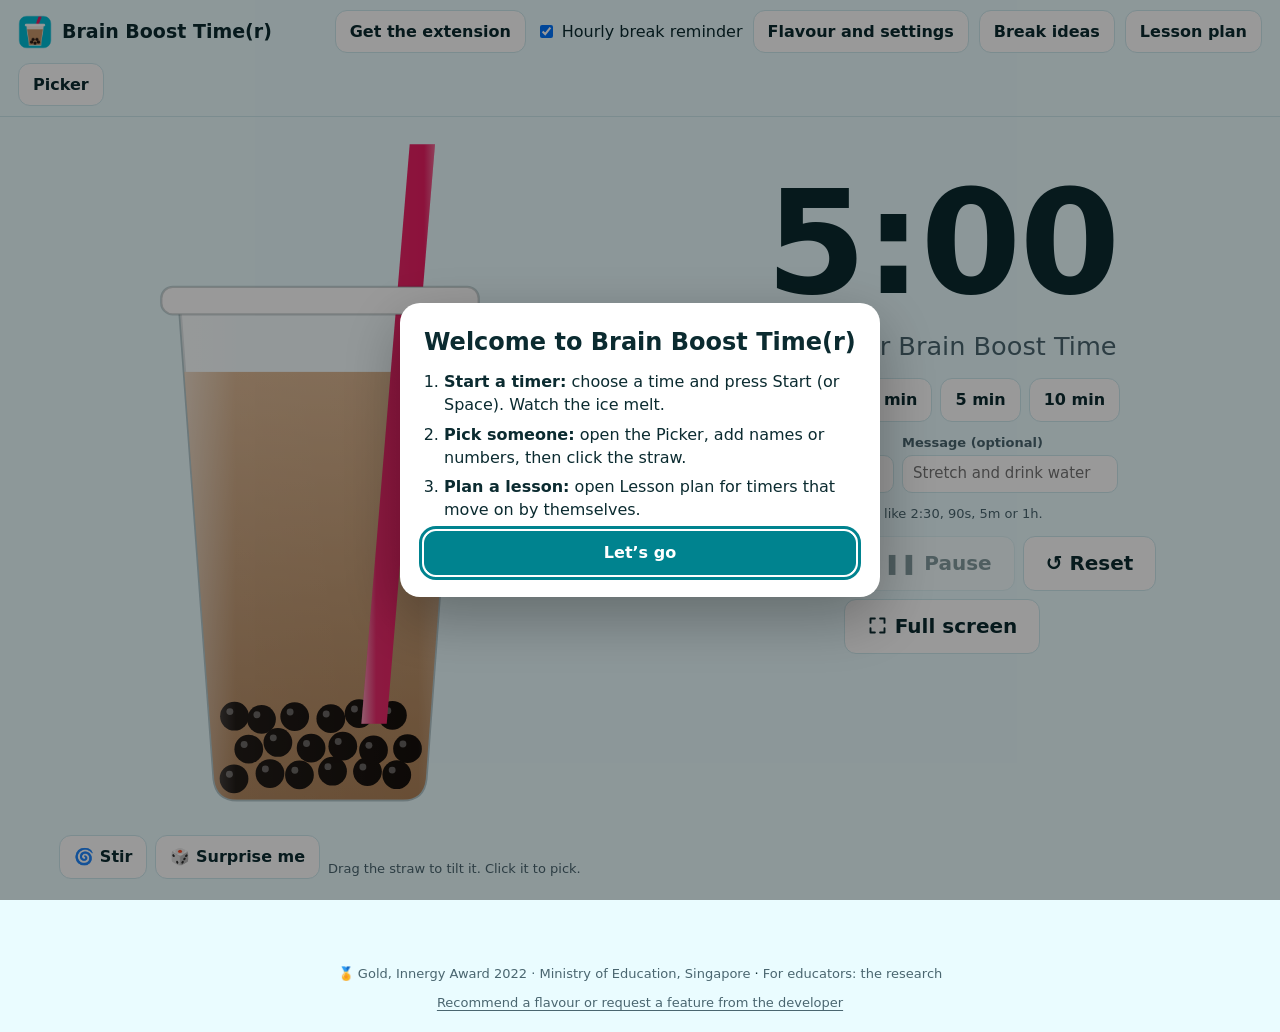
<file: index.html>
<!doctype html>
<html lang="en">
<head>
<meta charset="utf-8"><meta name="viewport" content="width=device-width, initial-scale=1">
<title>Brain Boost Time(r): bubble tea class timer and picker</title>
<meta name="description" content="A melting bubble tea class timer, a name and number picker, and break reminders. Free, private, works offline."><link rel="icon" href="favicon.svg" type="image/svg+xml"><link rel="icon" href="favicon.ico" sizes="48x48"><link rel="apple-touch-icon" href="apple-touch-icon.png"><link rel="manifest" href="site.webmanifest"><meta name="theme-color" content="#00bcd4"><meta name="apple-mobile-web-app-title" content="BBT"><meta property="og:title" content="Brain Boost Time(r)"><meta property="og:image" content="web-icons/icon-512.png">
<link rel="stylesheet" href="extension/bbt.css">
<style>.omni{margin:8px 0 0;font-size:12.5px;line-height:1.5;color:inherit;opacity:.92}.omni b{font-weight:700}.omni kbd{font:600 11.5px ui-monospace,SFMono-Regular,Menlo,monospace;border:1px solid rgba(127,127,127,.45);border-bottom-width:2px;border-radius:5px;padding:0 5px;background:rgba(127,127,127,.12);white-space:nowrap}</style></head>
<body>
<header>
  <img src="extension/icons/icon48.png" alt="" width="34" height="34"><h1>Brain Boost Time(r)</h1>
  <span class="sp"></span>
  <a class="btn" href="https://chromewebstore.google.com/search/Brain%20Boost%20Timer" target="_blank" rel="noopener">Get the extension</a>
  <label class="sw"><input type="checkbox" id="remind"> Hourly break reminders</label>
  <button class="btn" id="setBtn" aria-expanded="false" aria-controls="settings">Flavour and settings</button>
  <button class="btn" id="ideasBtn" aria-expanded="false" aria-controls="ideas">Break ideas</button>
  <button class="btn" id="planBtn" aria-expanded="false" aria-controls="plans">Lesson plan</button>
  <button class="btn" id="namesBtn" aria-expanded="false" aria-controls="names">Picker</button>
</header>
<div class="settings" id="settings" hidden>
  <label>Flavour <select id="flavour"></select></label>
  <label>Boba <select id="boba"><option value="black">Black</option><option value="brown">Dark brown</option><option value="grey">Grey</option><option value="match">Match the flavour (popping boba)</option></select></label>
  <label class="sw"><input type="checkbox" id="sound" checked> Sound</label>
<label class="sw"><input type="checkbox" id="remindSound" checked> Chime for break reminders</label>
  <label class="sw"><input type="checkbox" id="motion" checked> Animation</label>
  <label>Chime <select id="chime"><option value="chime">Chime</option><option value="bell">Bell</option><option value="soft">Soft</option></select></label>
  <span class="hint" id="weekCount"></span>
  <label class="sw"><input type="checkbox" id="remember" checked> Remember my timers</label>
  <label class="sw"><input type="checkbox" id="rememberMsg" checked> …and their messages</label>
  <span class="hint">Kept only on this device. On a shared computer, consider not remembering messages.</span>
  <span class="hint ext-only">Click the toolbar icon for the menu. It’s in colour when break reminders are on, grey when off, and shows the time left on a running timer. Alt+Shift+B opens this screen.</span>
  <label class="ext-only">Open as <select id="openAs"><option value="window">Its own window</option><option value="tab">A tab</option></select></label>
  <button class="btn web-only" id="notify" hidden>Allow notifications</button>
  <span class="hint ext-only">Tip: type <kbd>bbt</kbd>, a space and <kbd>5m</kbd> in the address bar to start a timer from anywhere.</span>
</div>
<main>
  <section class="stage" aria-label="Bubble tea">
    <div class="tea-wrap">
      <svg id="tea" viewBox="0 0 400 600" role="group" aria-label="A bubble tea. The straw picks a name">
        <defs>
          <linearGradient id="liq" x1="0" y1="0" x2="0" y2="1"><stop id="s1" offset="0"/><stop id="s2" offset="1"/></linearGradient>
          <clipPath id="cupClip"><path d="M78 150 L322 150 L292 560 Q290 578 272 578 L128 578 Q110 578 108 560 Z"/></clipPath>
          <linearGradient id="glass" x1="0" x2="1"><stop offset="0" stop-color="#fff" stop-opacity=".55"/><stop offset=".2" stop-color="#fff" stop-opacity=".05"/><stop offset=".85" stop-color="#fff" stop-opacity="0"/><stop offset="1" stop-color="#fff" stop-opacity=".35"/></linearGradient>
        </defs>
        <path d="M78 150 L322 150 L292 560 Q290 578 272 578 L128 578 Q110 578 108 560 Z" class="cup"/>
        <g clip-path="url(#cupClip)">
          <rect id="liquid" x="0" y="200" width="400" height="420" fill="url(#liq)"/>
          <g id="bobas"></g><g id="ice"></g>
        </g>
        <g id="strawG" role="button" tabindex="0" aria-label="The straw: pick a name">
          <polygon id="straw" points="236,512 258,512 300,8 278,8"/>
          <polygon points="236,512 258,512 300,8 278,8" fill="url(#glass)" pointer-events="none"/>
        </g>
        <path d="M78 150 L322 150 L292 560 Q290 578 272 578 L128 578 Q110 578 108 560 Z" fill="url(#glass)" pointer-events="none"/>
        <rect x="62" y="132" width="276" height="24" rx="10" class="rim"/>
        <g id="flying"></g>
      </svg>
      <div class="bubble" id="bubble" hidden aria-hidden="true" title="Click to hide"></div>
    </div>
    <div class="row"><button class="btn" id="stir" title="Stir the drink (S)">🌀 Stir</button><button class="btn" id="surprise" title="A random flavour and boba (R)">🎲 Surprise me</button><span class="hint">Drag the straw to tilt it. Click it to pick.</span></div>
  </section>
  <section class="timer" aria-label="Timer">
    <div class="time" id="time" aria-live="off">5:00</div>
    <div class="msg" id="msg">Ready for Brain Boost Time</div>
    <div class="ideacard" id="ideaCard" hidden aria-live="polite"></div>
    <p class="stepline" id="stepLine" hidden><span id="stepText"></span> <button class="btn sm" id="stepSkip" title="Go to the next step now">Next step ▸</button></p>
    <div class="row recent" id="recent" aria-label="Your timers"></div>
    <div class="row presets"><button class="btn" data-s="60">1 min</button><button class="btn" data-s="180">3 min</button><button class="btn" data-s="300">5 min</button><button class="btn" data-s="600">10 min</button></div>
    <div class="row"><label class="fld">Custom time <input id="custom" placeholder="2:30 or 90s" size="9" aria-describedby="customHint"></label><label class="fld grow">Message (optional) <input id="message" placeholder="Stretch and drink water"></label></div>
    <p class="hint" id="customHint">Times like 2:30, 90s, 5m or 1h.</p>
    <p class="omni ext-only" style="text-align:center"><b>From any tab:</b> type <kbd>bbt</kbd> in the address bar, a space, then <kbd>5m Stretch</kbd> and press Enter. Also <kbd>bbt pick</kbd>, <kbd>bbt off</kbd>.</p>
    <div class="row big"><button class="btn pri" id="start">▶ Start</button><button class="btn" id="pause" disabled>❚❚ Pause</button><button class="btn" id="reset">↺ Reset</button><button class="btn" id="fsBtn" title="Full screen with giant numbers, for projectors (F)"><svg class="ic" viewBox="0 0 24 24" fill="none" stroke="currentColor" stroke-width="2.2" stroke-linecap="round" stroke-linejoin="round" aria-hidden="true"><path d="M4 9V4h5M20 9V4h-5M4 15v5h5M20 15v5h-5"/></svg>Full screen</button></div>
    <p class="landed" id="landed" hidden aria-hidden="true"></p>
    <p class="giant-hint" aria-hidden="true">Space: start or pause · F or Esc: leave full screen</p>
    <p class="sr" id="live" aria-live="polite"></p>
  </section>
  <aside class="names ideas" id="ideas" hidden aria-label="Break ideas">
    <div class="ph"><h2>Break ideas</h2><button class="btn x" data-close="ideas" aria-label="Close break ideas" title="Close (Esc)">✕</button></div>
    <div class="chips" id="ideaKinds" role="group" aria-label="Kind of break"></div>
    <div class="row"><button class="btn pri" id="ideaSurprise">🎲 Surprise me with a break</button></div>
    <ul class="idealist" id="ideaList"></ul>
    <details><summary>Add your own break idea</summary>
      <label class="fld">Name <input id="ideaName" maxlength="40" placeholder="e.g. Times-table relay"></label>
      <div class="row"><label class="fld">Kind <select id="ideaKind"></select></label><label class="fld">Minutes <input id="ideaMin" type="number" min="1" max="30" value="3" style="width:5em"></label></div>
      <label class="fld">Steps, one per line <textarea id="ideaSteps" rows="3" placeholder="Stand behind your chair&#10;…"></textarea></label>
      <button class="btn" id="ideaAdd">Add idea</button></details>
    <details class="why"><summary>Why breaks help, and what the evidence says</summary>
      <p>Classroom movement improves <b>time on task</b>: a meta-analysis found classroom physical activity increased on-task and reduced off-task behaviour (Watson et al., 2017). Short active breaks that <b>include lesson content</b> are a recognised form of this.</p>
      <p>Length and effort matter: behaviour improved after <b>longer moderate breaks (over 10 minutes)</b> or <b>shorter, more intense ones (about 5 minutes)</b> (Daly-Smith et al., 2018).</p>
      <p>Short rest breaks of 10 minutes or less give small boosts to <b>energy</b> and reduce <b>fatigue</b>; longer breaks help performance more (Albulescu et al., 2022).</p>
      <p>Be cautious about bigger claims: there is not yet consistent evidence that breaks raise test scores. And ideas such as Brain Gym and “learning styles” are neuromyths, so they aren’t included here (Dekker et al., 2012).</p>
      <p class="hint">Watson, A. et al. (2017) International Journal of Behavioral Nutrition and Physical Activity, 14, 114. Daly-Smith, A. et al. (2018) BMJ Open Sport &amp; Exercise Medicine, 4, e000341. Albulescu, P. et al. (2022) PLOS ONE, 17(8), e0272460. Dekker, S. et al. (2012) Frontiers in Psychology, 3, 429.</p><p><a href="for-educators.html" id="eduLink" target="_blank" rel="noopener">For educators: more on the research →</a></p></details>
  </aside>
  <aside class="names plans" id="plans" hidden aria-label="Lesson plan">
    <div class="ph"><h2>Lesson plan</h2><button class="btn x" data-close="plans" aria-label="Close the lesson plan" title="Close (Esc)">✕</button></div>
    <p class="hint">A run of timers that moves on by itself, with a chime and what’s next: such as Do now, Group work, Pack up.</p>
    <label class="fld">Plan name <input id="planName" maxlength="40" placeholder="Science lesson"></label>
    <ol class="steps" id="steps" aria-label="Steps"></ol>
    <div class="row"><button class="btn" id="addStep">+ Add a step</button><span class="hint" id="planTotal"></span></div>
    <div class="row"><button class="btn pri" id="planStart">▶ Start the plan</button><button class="btn" id="planSave">Save</button></div>
    <div class="row"><label class="fld grow">My plans <select id="planSaved"><option value="">Choose a saved plan…</option></select></label><button class="btn x" id="planDel" aria-label="Delete the chosen plan" title="Delete">🗑</button></div>
    <details class="share"><summary>Share and find plans</summary>
      <div class="row wrap"><button class="btn" id="planLink">Copy a link</button><button class="btn" id="planExport">Download</button><button class="btn" id="planImportBtn">Open a plan file</button><input type="file" id="planImport" accept=".json,application/json" hidden></div>
      <label class="fld">Paste a plan link <input id="planPaste" placeholder="https://…#plan=…"></label>
      <div class="row wrap"><button class="btn" id="planSubmit">Share with other teachers</button><button class="btn" id="planBrowse">Browse shared plans</button></div>
      <p class="hint">Sharing sends only the plan’s name, step names and times. Shared plans are checked before they appear in the library. Sharing uses a free GitHub account; without one, use “Recommend a flavour or request a feature” at the foot of the page.</p>
      <div id="gallery"></div>
    </details>
    <p class="hint" id="planMsg" role="status"></p>
  </aside>
  <aside class="names" id="names" hidden aria-label="Picker">
    <div class="ph"><h2>Picker</h2><button class="btn x" data-close="names" aria-label="Close the picker" title="Close (Esc)">✕</button></div>
    <div class="seg" role="group" aria-label="Pick from"><button class="btn" id="mNames" aria-pressed="true">Names</button><button class="btn" id="mNums" aria-pressed="false">Numbers</button></div>
    <div id="namesBox">
      <p class="hint">Paste names: one per line, or separated by commas, spaces or tabs.</p>
      <textarea id="list" rows="8" spellcheck="false" placeholder="Aisyah&#10;Ben&#10;Chen Wei&#10;Devi" aria-label="Names to pick from"></textarea>
      <div class="row"><label class="fld">Separated by <select id="sep"><option value="auto">Detect for me</option><option value="lines">New lines</option><option value="commas">Commas</option><option value="spaces">Spaces</option></select></label><label class="sw"><input type="checkbox" id="hideList"> Hide the list</label></div>
      <p class="hint" id="hiddenNote" hidden>The list is hidden, so the class can’t see it.</p>
    </div>
    <div id="numsBox" hidden><p class="hint">For register or ID numbers: pick a number in a range.</p><div class="row"><label class="fld">From <input id="numFrom" type="number" value="1" min="0" step="1"></label><label class="fld">To <input id="numTo" type="number" value="30" min="1" step="1"></label></div></div>
    <p class="count" id="count" aria-live="polite">0 to pick from</p>
    <label class="sw"><input type="checkbox" id="noRepeat" checked> Don’t pick the same one twice</label>
    <div class="row"><button class="btn pri" id="pick">🧋 Pick</button><button class="btn" id="resetPicks">↺ Put all back</button></div>
    <p class="hint">Or click the straw.</p>
    <details><summary>Picked so far (<span id="pickedN">0</span>)</summary><ol id="picked"></ol><button class="btn" id="clearList">Clear the name list</button></details>
  </aside>
</main>
<div class="welcome" id="welcome" hidden role="dialog" aria-modal="true" aria-labelledby="wT"><div>
  <h2 id="wT">Welcome to Brain Boost Time(r)</h2>
  <ol><li><b>Start a timer:</b> choose a time and press Start (or Space). Watch the ice melt.</li><li><b>Pick someone:</b> open the Picker, add names or numbers, then click the straw.</li><li><b>Plan a lesson:</b> open Lesson plan for timers that move on by themselves.</li></ol>
  <p class="hint ext-only">The toolbar icon shows the time left, and its menu has everything else.</p>
  <button class="btn pri" id="wOk">Let’s go</button></div></div>
<footer class="foot"><p class="award"><a href="media/innergy-award-2022-gold.png" target="_blank" rel="noopener">🏅 Gold, Innergy Award 2022 · Ministry of Education, Singapore</a> · <a href="for-educators.html">For educators: the research</a></p><button class="linkish" id="suggest" type="button">Recommend a flavour or request a feature from the developer</button></footer>
<dialog class="sugg" id="suggestDlg" aria-labelledby="suggT">
  <form method="dialog" id="suggForm">
    <h2 id="suggT">Recommend a flavour or request a feature</h2>
    <p class="hint">Your message goes to the developer, Suhaimi, by email. Nothing is sent until you send it yourself.</p>
    <fieldset class="seg2"><legend class="hint">It’s about</legend>
      <label><input type="radio" name="kind" value="flavour" checked> A new flavour</label><label><input type="radio" name="kind" value="feature"> A feature</label><label><input type="radio" name="kind" value="problem"> Something not working</label></fieldset>
    <label class="fld">Your message<textarea id="suggText" rows="5" placeholder="For a flavour, its name and colours help, such as “Ube: purple and cream”."></textarea></label>
    <div class="row wrap"><button class="btn pri" type="button" data-send="gmail">Open in Gmail</button><button class="btn" type="button" data-send="outlook">Open in Outlook</button><button class="btn" type="button" data-send="app">My email app</button><button class="btn" type="button" data-send="copy">Copy message</button></div>
    <p class="hint" id="suggStatus" aria-live="polite"></p>
    <div class="row"><button class="btn" value="close">Close</button></div>
  </form>
</dialog>
<div class="done" id="done" hidden role="alertdialog" aria-labelledby="doneT"><div><h2 id="doneT">Time’s up!</h2><p id="doneMsg"></p><button class="btn pri" id="doneOk">OK</button></div></div>
<script src="extension/bbt.js"></script>
<script src="extension/more.js"></script>
</body>
</html>
</file>
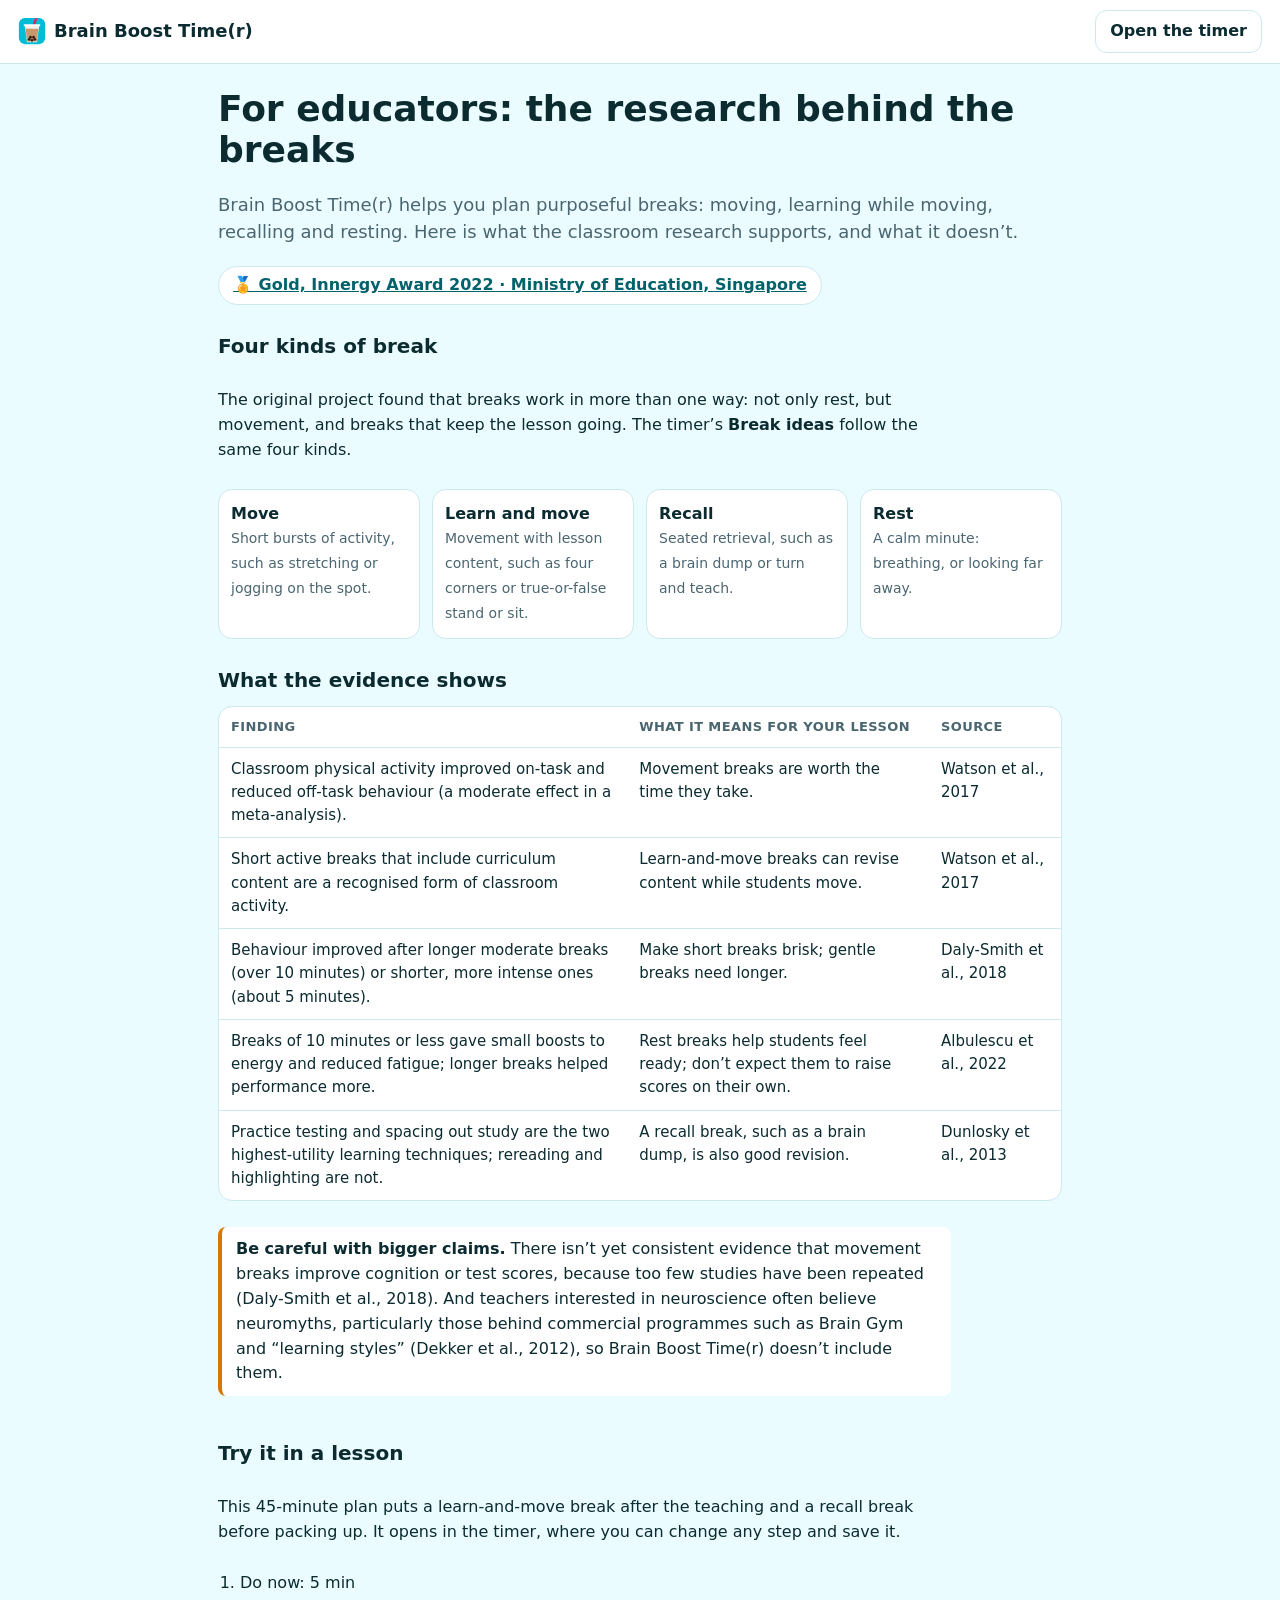
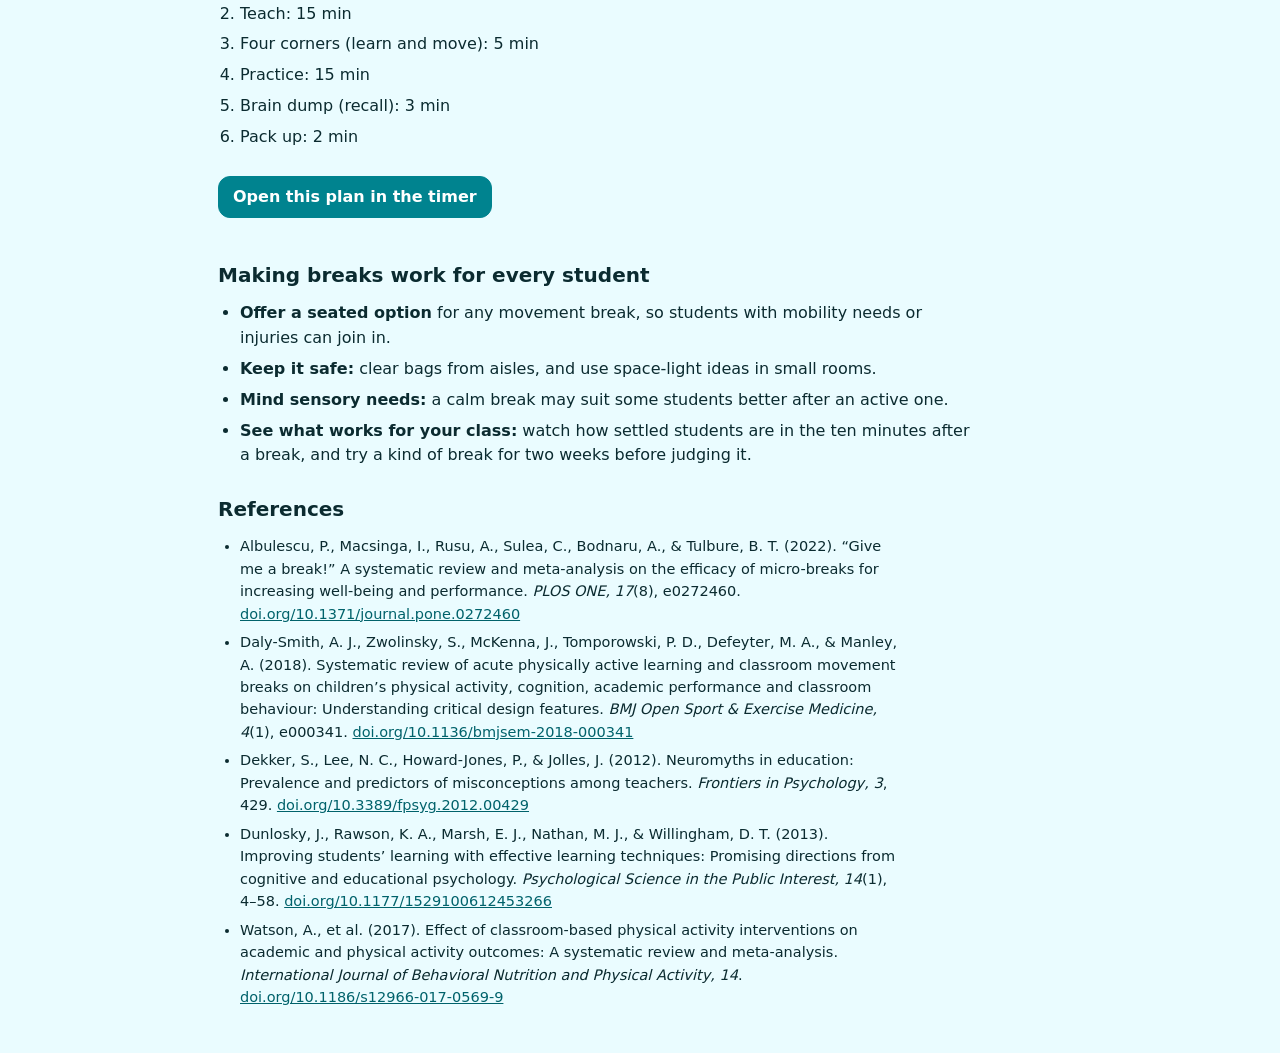
<file: for-educators.html>
<!doctype html>
<html lang="en"><head><meta charset="utf-8"><meta name="viewport" content="width=device-width, initial-scale=1">
<title>For educators: the research · Brain Boost Time(r)</title>
<meta name="description" content="The classroom research behind Brain Boost Time(r): movement breaks, learn-and-move breaks, recall and rest, with what the evidence does and doesn’t show.">
<link rel="icon" href="favicon.svg" type="image/svg+xml"><link rel="icon" href="favicon.ico" sizes="48x48"><link rel="apple-touch-icon" href="apple-touch-icon.png"><link rel="manifest" href="site.webmanifest">
<style>
:root{--bg:#eafcff;--card:#fff;--ink:#0b2b30;--muted:#4a6670;--line:#cde9ee;--acc:#00838f;--acc-ink:#fff;--link:#00626b;color-scheme:light}
@media (prefers-color-scheme:dark){:root{--bg:#0d1b1f;--card:#14272c;--ink:#e6f6f8;--muted:#a3c2c8;--line:#24424a;--acc:#4dd0e1;--acc-ink:#002024;--link:#4dd0e1;color-scheme:dark}}
*{box-sizing:border-box}body{margin:0;background:var(--bg);color:var(--ink);font:16px/1.55 system-ui,-apple-system,"Segoe UI",Roboto,sans-serif}
header{display:flex;align-items:center;gap:10px;padding:10px 18px;border-bottom:1px solid var(--line);background:var(--card);flex-wrap:wrap}header a.brand{display:flex;gap:8px;align-items:center;color:inherit;text-decoration:none;font-weight:800;font-size:18px}.sp{flex:1}
.btn{font:inherit;font-weight:700;border:1px solid var(--line);background:var(--card);color:var(--ink);border-radius:12px;padding:8px 14px;text-decoration:none;display:inline-block}.btn.pri{background:var(--acc);border-color:var(--acc);color:var(--acc-ink)}
main{max-width:880px;margin:0 auto;padding:24px 18px 44px;display:grid;gap:20px}h1{font-size:clamp(26px,4.5vw,36px);line-height:1.15;margin:0}h2{font-size:20px;margin:6px 0 0}.lede{font-size:18px;color:var(--muted);margin:0}
section{display:grid;gap:10px}p,li{max-width:72ch}ul,ol{margin:0;padding-left:22px;display:grid;gap:6px}.award{display:inline-flex;gap:8px;align-items:center;font-weight:700;background:var(--card);border:1px solid var(--line);border-radius:999px;padding:6px 14px;width:fit-content;max-width:100%}
.kinds{display:grid;grid-template-columns:repeat(4,minmax(0,1fr));gap:12px}@media (max-width:760px){.kinds{grid-template-columns:1fr 1fr}}@media (max-width:440px){.kinds{grid-template-columns:1fr}}
.kinds div{border:1px solid var(--line);border-radius:14px;padding:12px;background:var(--card)}.kinds b{display:block}.kinds span{font-size:14px;color:var(--muted)}
.tbl{overflow-x:auto;border:1px solid var(--line);border-radius:14px;background:var(--card)}table{border-collapse:collapse;width:100%;min-width:560px;font-size:15px}th,td{text-align:left;vertical-align:top;padding:10px 12px;border-bottom:1px solid var(--line)}th{font-size:13px;color:var(--muted);text-transform:uppercase;letter-spacing:.03em}tr:last-child td{border-bottom:0}
.caution{border-left:4px solid #d97706;padding:10px 14px;background:var(--card);border-radius:8px}.refs li{font-size:14.5px}.refs a,main a:not(.btn){color:var(--link);word-break:break-word}
:focus-visible{outline:3px solid var(--acc);outline-offset:2px}@media (max-width:460px){header{flex-wrap:nowrap;padding:8px 12px}header a.brand{font-size:16px;min-width:0}header .btn{padding:6px 10px;font-size:14px;white-space:nowrap}}
</style></head>
<body>
<header><a class="brand" href="./"><img src="favicon.svg" alt="" width="28" height="28">Brain Boost Time(r)</a><span class="sp"></span><a class="btn" href="./">Open the timer</a></header>
<main>
  <h1>For educators: the research behind the breaks</h1>
  <p class="lede">Brain Boost Time(r) helps you plan purposeful breaks: moving, learning while moving, recalling and resting. Here is what the classroom research supports, and what it doesn’t.</p>
  <a class="award" href="media/innergy-award-2022-gold.png" target="_blank" rel="noopener">🏅 Gold, Innergy Award 2022 · Ministry of Education, Singapore</a>

  <section aria-labelledby="kinds"><h2 id="kinds">Four kinds of break</h2>
    <p>The original project found that breaks work in more than one way: not only rest, but movement, and breaks that keep the lesson going. The timer’s <b>Break ideas</b> follow the same four kinds.</p>
    <div class="kinds"><div><b>Move</b><span>Short bursts of activity, such as stretching or jogging on the spot.</span></div><div><b>Learn and move</b><span>Movement with lesson content, such as four corners or true-or-false stand or sit.</span></div><div><b>Recall</b><span>Seated retrieval, such as a brain dump or turn and teach.</span></div><div><b>Rest</b><span>A calm minute: breathing, or looking far away.</span></div></div>
  </section>

  <section aria-labelledby="evidence"><h2 id="evidence">What the evidence shows</h2>
    <div class="tbl" tabindex="0" role="region" aria-label="What the evidence shows (scrolls sideways on small screens)"><table><thead><tr><th>Finding</th><th>What it means for your lesson</th><th>Source</th></tr></thead><tbody>
      <tr><td>Classroom physical activity improved on-task and reduced off-task behaviour (a moderate effect in a meta-analysis).</td><td>Movement breaks are worth the time they take.</td><td>Watson et al., 2017</td></tr>
      <tr><td>Short active breaks that include curriculum content are a recognised form of classroom activity.</td><td>Learn-and-move breaks can revise content while students move.</td><td>Watson et al., 2017</td></tr>
      <tr><td>Behaviour improved after longer moderate breaks (over 10 minutes) or shorter, more intense ones (about 5 minutes).</td><td>Make short breaks brisk; gentle breaks need longer.</td><td>Daly-Smith et al., 2018</td></tr>
      <tr><td>Breaks of 10 minutes or less gave small boosts to energy and reduced fatigue; longer breaks helped performance more.</td><td>Rest breaks help students feel ready; don’t expect them to raise scores on their own.</td><td>Albulescu et al., 2022</td></tr>
      <tr><td>Practice testing and spacing out study are the two highest-utility learning techniques; rereading and highlighting are not.</td><td>A recall break, such as a brain dump, is also good revision.</td><td>Dunlosky et al., 2013</td></tr>
    </tbody></table></div>
    <p class="caution"><b>Be careful with bigger claims.</b> There isn’t yet consistent evidence that movement breaks improve cognition or test scores, because too few studies have been repeated (Daly-Smith et al., 2018). And teachers interested in neuroscience often believe neuromyths, particularly those behind commercial programmes such as Brain Gym and “learning styles” (Dekker et al., 2012), so Brain Boost Time(r) doesn’t include them.</p>
  </section>

  <section aria-labelledby="try"><h2 id="try">Try it in a lesson</h2>
    <p>This 45-minute plan puts a learn-and-move break after the teaching and a recall break before packing up. It opens in the timer, where you can change any step and save it.</p>
    <ol><li>Do now: 5 min</li><li>Teach: 15 min</li><li>Four corners (learn and move): 5 min</li><li>Practice: 15 min</li><li>Brain dump (recall): 3 min</li><li>Pack up: 2 min</li></ol>
    <p><a class="btn pri" href="./#plan=[base64]">Open this plan in the timer</a></p>
  </section>

  <section aria-labelledby="well"><h2 id="well">Making breaks work for every student</h2>
    <ul>
      <li><b>Offer a seated option</b> for any movement break, so students with mobility needs or injuries can join in.</li>
      <li><b>Keep it safe:</b> clear bags from aisles, and use space-light ideas in small rooms.</li>
      <li><b>Mind sensory needs:</b> a calm break may suit some students better after an active one.</li>
      <li><b>See what works for your class:</b> watch how settled students are in the ten minutes after a break, and try a kind of break for two weeks before judging it.</li>
    </ul>
  </section>

  <section aria-labelledby="refs"><h2 id="refs">References</h2>
    <ul class="refs">
      <li>Albulescu, P., Macsinga, I., Rusu, A., Sulea, C., Bodnaru, A., &amp; Tulbure, B. T. (2022). “Give me a break!” A systematic review and meta-analysis on the efficacy of micro-breaks for increasing well-being and performance. <i>PLOS ONE, 17</i>(8), e0272460. <a href="https://doi.org/10.1371/journal.pone.0272460">doi.org/10.1371/journal.pone.0272460</a></li>
      <li>Daly-Smith, A. J., Zwolinsky, S., McKenna, J., Tomporowski, P. D., Defeyter, M. A., &amp; Manley, A. (2018). Systematic review of acute physically active learning and classroom movement breaks on children’s physical activity, cognition, academic performance and classroom behaviour: Understanding critical design features. <i>BMJ Open Sport &amp; Exercise Medicine, 4</i>(1), e000341. <a href="https://doi.org/10.1136/bmjsem-2018-000341">doi.org/10.1136/bmjsem-2018-000341</a></li>
      <li>Dekker, S., Lee, N. C., Howard-Jones, P., &amp; Jolles, J. (2012). Neuromyths in education: Prevalence and predictors of misconceptions among teachers. <i>Frontiers in Psychology, 3</i>, 429. <a href="https://doi.org/10.3389/fpsyg.2012.00429">doi.org/10.3389/fpsyg.2012.00429</a></li>
      <li>Dunlosky, J., Rawson, K. A., Marsh, E. J., Nathan, M. J., &amp; Willingham, D. T. (2013). Improving students’ learning with effective learning techniques: Promising directions from cognitive and educational psychology. <i>Psychological Science in the Public Interest, 14</i>(1), 4–58. <a href="https://doi.org/10.1177/1529100612453266">doi.org/10.1177/1529100612453266</a></li>
      <li>Watson, A., et al. (2017). Effect of classroom-based physical activity interventions on academic and physical activity outcomes: A systematic review and meta-analysis. <i>International Journal of Behavioral Nutrition and Physical Activity, 14</i>. <a href="https://doi.org/10.1186/s12966-017-0569-9">doi.org/10.1186/s12966-017-0569-9</a></li>
    </ul>
  </section>
</main>
</body></html>
</file>
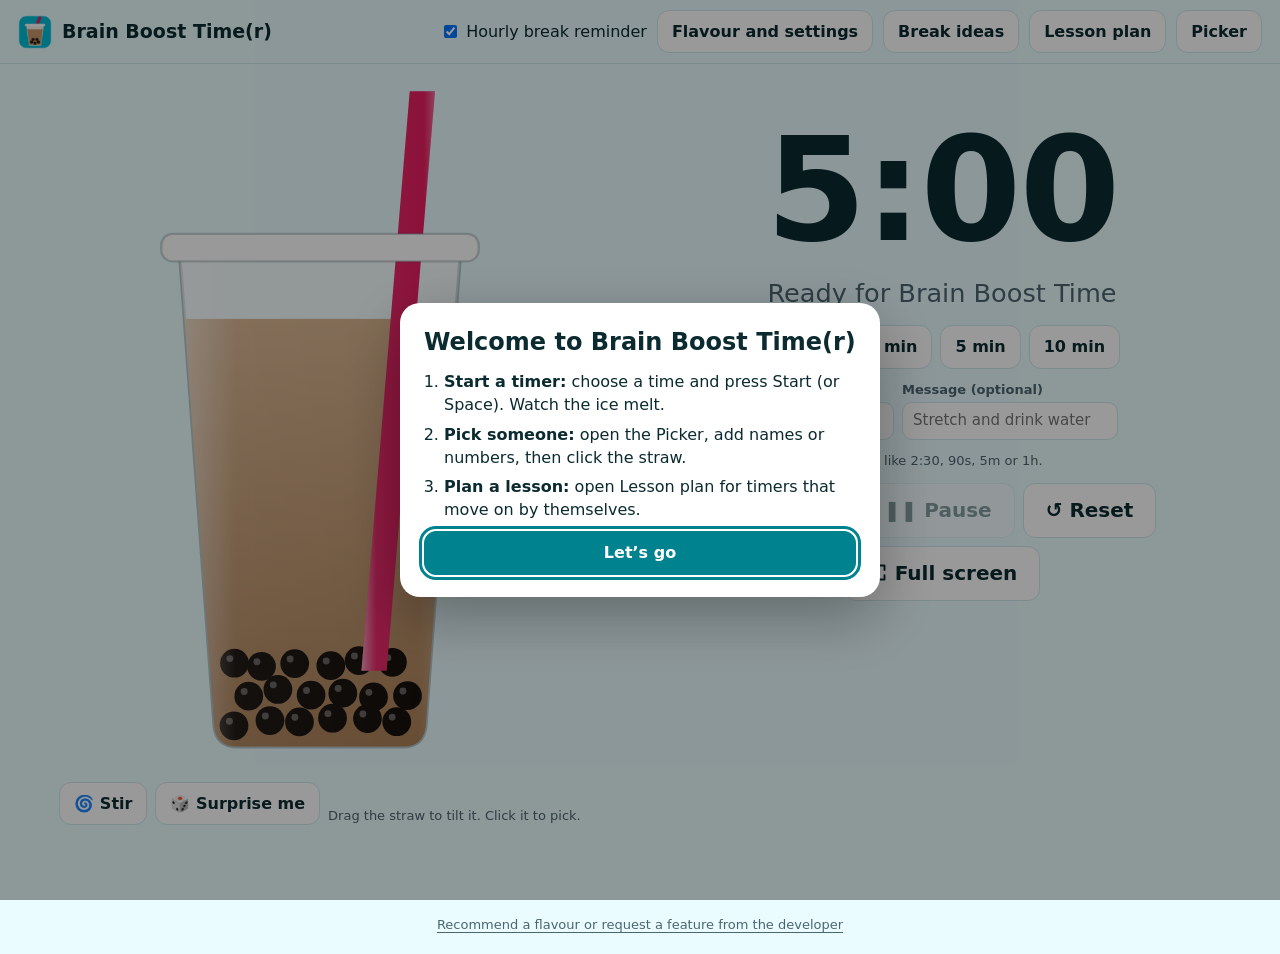
<file: extension/bbt.html>
<!doctype html>
<html lang="en">
<head>
<meta charset="utf-8"><meta name="viewport" content="width=device-width, initial-scale=1">
<title>Brain Boost Time(r)</title><link rel="icon" href="icons/logo.svg" type="image/svg+xml"><link rel="icon" href="icons/icon32.png" type="image/png" sizes="32x32"><link rel="stylesheet" href="bbt.css">
<style>.omni{margin:8px 0 0;font-size:12.5px;line-height:1.5;color:inherit;opacity:.92}.omni b{font-weight:700}.omni kbd{font:600 11.5px ui-monospace,SFMono-Regular,Menlo,monospace;border:1px solid rgba(127,127,127,.45);border-bottom-width:2px;border-radius:5px;padding:0 5px;background:rgba(127,127,127,.12);white-space:nowrap}</style></head>
<body>
<header>
  <img src="icons/icon48.png" alt="" width="34" height="34"><h1>Brain Boost Time(r)</h1>
  <span class="sp"></span>
  <label class="sw"><input type="checkbox" id="remind"> Hourly break reminders</label>
  <button class="btn" id="setBtn" aria-expanded="false" aria-controls="settings">Flavour and settings</button>
  <button class="btn" id="ideasBtn" aria-expanded="false" aria-controls="ideas">Break ideas</button>
  <button class="btn" id="planBtn" aria-expanded="false" aria-controls="plans">Lesson plan</button>
  <button class="btn" id="namesBtn" aria-expanded="false" aria-controls="names">Picker</button>
</header>
<div class="settings" id="settings" hidden>
  <label>Flavour <select id="flavour"></select></label>
  <label>Boba <select id="boba"><option value="black">Black</option><option value="brown">Dark brown</option><option value="grey">Grey</option><option value="match">Match the flavour (popping boba)</option></select></label>
  <label class="sw"><input type="checkbox" id="sound" checked> Sound</label>
<label class="sw"><input type="checkbox" id="remindSound" checked> Chime for break reminders</label>
  <label class="sw"><input type="checkbox" id="motion" checked> Animation</label>
  <label>Chime <select id="chime"><option value="chime">Chime</option><option value="bell">Bell</option><option value="soft">Soft</option></select></label>
  <span class="hint" id="weekCount"></span>
  <label class="sw"><input type="checkbox" id="remember" checked> Remember my timers</label>
  <label class="sw"><input type="checkbox" id="rememberMsg" checked> …and their messages</label>
  <span class="hint">Kept only on this device. On a shared computer, consider not remembering messages.</span>
  <span class="hint ext-only">Click the toolbar icon for the menu. It’s in colour when break reminders are on, grey when off, and shows the time left on a running timer. Alt+Shift+B opens this screen.</span>
  <label class="ext-only">Open as <select id="openAs"><option value="window">Its own window</option><option value="tab">A tab</option></select></label>
  <button class="btn web-only" id="notify" hidden>Allow notifications</button>
  <span class="hint ext-only">Tip: type <kbd>bbt</kbd>, a space and <kbd>5m</kbd> in the address bar to start a timer from anywhere.</span>
</div>
<main>
  <section class="stage" aria-label="Bubble tea">
    <div class="tea-wrap">
      <svg id="tea" viewBox="0 0 400 600" role="group" aria-label="A bubble tea. The straw picks a name">
        <defs>
          <linearGradient id="liq" x1="0" y1="0" x2="0" y2="1"><stop id="s1" offset="0"/><stop id="s2" offset="1"/></linearGradient>
          <clipPath id="cupClip"><path d="M78 150 L322 150 L292 560 Q290 578 272 578 L128 578 Q110 578 108 560 Z"/></clipPath>
          <linearGradient id="glass" x1="0" x2="1"><stop offset="0" stop-color="#fff" stop-opacity=".55"/><stop offset=".2" stop-color="#fff" stop-opacity=".05"/><stop offset=".85" stop-color="#fff" stop-opacity="0"/><stop offset="1" stop-color="#fff" stop-opacity=".35"/></linearGradient>
        </defs>
        <path d="M78 150 L322 150 L292 560 Q290 578 272 578 L128 578 Q110 578 108 560 Z" class="cup"/>
        <g clip-path="url(#cupClip)">
          <rect id="liquid" x="0" y="200" width="400" height="420" fill="url(#liq)"/>
          <g id="bobas"></g><g id="ice"></g>
        </g>
        <g id="strawG" role="button" tabindex="0" aria-label="The straw: pick a name">
          <polygon id="straw" points="236,512 258,512 300,8 278,8"/>
          <polygon points="236,512 258,512 300,8 278,8" fill="url(#glass)" pointer-events="none"/>
        </g>
        <path d="M78 150 L322 150 L292 560 Q290 578 272 578 L128 578 Q110 578 108 560 Z" fill="url(#glass)" pointer-events="none"/>
        <rect x="62" y="132" width="276" height="24" rx="10" class="rim"/>
        <g id="flying"></g>
      </svg>
      <div class="bubble" id="bubble" hidden aria-hidden="true" title="Click to hide"></div>
    </div>
    <div class="row"><button class="btn" id="stir" title="Stir the drink (S)">🌀 Stir</button><button class="btn" id="surprise" title="A random flavour and boba (R)">🎲 Surprise me</button><span class="hint">Drag the straw to tilt it. Click it to pick.</span></div>
  </section>
  <section class="timer" aria-label="Timer">
    <div class="time" id="time" aria-live="off">5:00</div>
    <div class="msg" id="msg">Ready for Brain Boost Time</div>
    <div class="ideacard" id="ideaCard" hidden aria-live="polite"></div>
    <p class="stepline" id="stepLine" hidden><span id="stepText"></span> <button class="btn sm" id="stepSkip" title="Go to the next step now">Next step ▸</button></p>
    <div class="row recent" id="recent" aria-label="Your timers"></div>
    <div class="row presets"><button class="btn" data-s="60">1 min</button><button class="btn" data-s="180">3 min</button><button class="btn" data-s="300">5 min</button><button class="btn" data-s="600">10 min</button></div>
    <div class="row"><label class="fld">Custom time <input id="custom" placeholder="2:30 or 90s" size="9" aria-describedby="customHint"></label><label class="fld grow">Message (optional) <input id="message" placeholder="Stretch and drink water"></label></div>
    <p class="hint" id="customHint">Times like 2:30, 90s, 5m or 1h.</p>
    <p class="omni ext-only" style="text-align:center"><b>From any tab:</b> type <kbd>bbt</kbd> in the address bar, a space, then <kbd>5m Stretch</kbd> and press Enter. Also <kbd>bbt pick</kbd>, <kbd>bbt off</kbd>.</p>
    <div class="row big"><button class="btn pri" id="start">▶ Start</button><button class="btn" id="pause" disabled>❚❚ Pause</button><button class="btn" id="reset">↺ Reset</button><button class="btn" id="fsBtn" title="Full screen with giant numbers, for projectors (F)"><svg class="ic" viewBox="0 0 24 24" fill="none" stroke="currentColor" stroke-width="2.2" stroke-linecap="round" stroke-linejoin="round" aria-hidden="true"><path d="M4 9V4h5M20 9V4h-5M4 15v5h5M20 15v5h-5"/></svg>Full screen</button></div>
    <p class="landed" id="landed" hidden aria-hidden="true"></p>
    <p class="giant-hint" aria-hidden="true">Space: start or pause · F or Esc: leave full screen</p>
    <p class="sr" id="live" aria-live="polite"></p>
  </section>
  <aside class="names ideas" id="ideas" hidden aria-label="Break ideas">
    <div class="ph"><h2>Break ideas</h2><button class="btn x" data-close="ideas" aria-label="Close break ideas" title="Close (Esc)">✕</button></div>
    <div class="chips" id="ideaKinds" role="group" aria-label="Kind of break"></div>
    <div class="row"><button class="btn pri" id="ideaSurprise">🎲 Surprise me with a break</button></div>
    <ul class="idealist" id="ideaList"></ul>
    <details><summary>Add your own break idea</summary>
      <label class="fld">Name <input id="ideaName" maxlength="40" placeholder="e.g. Times-table relay"></label>
      <div class="row"><label class="fld">Kind <select id="ideaKind"></select></label><label class="fld">Minutes <input id="ideaMin" type="number" min="1" max="30" value="3" style="width:5em"></label></div>
      <label class="fld">Steps, one per line <textarea id="ideaSteps" rows="3" placeholder="Stand behind your chair&#10;…"></textarea></label>
      <button class="btn" id="ideaAdd">Add idea</button></details>
    <details class="why"><summary>Why breaks help, and what the evidence says</summary>
      <p>Classroom movement improves <b>time on task</b>: a meta-analysis found classroom physical activity increased on-task and reduced off-task behaviour (Watson et al., 2017). Short active breaks that <b>include lesson content</b> are a recognised form of this.</p>
      <p>Length and effort matter: behaviour improved after <b>longer moderate breaks (over 10 minutes)</b> or <b>shorter, more intense ones (about 5 minutes)</b> (Daly-Smith et al., 2018).</p>
      <p>Short rest breaks of 10 minutes or less give small boosts to <b>energy</b> and reduce <b>fatigue</b>; longer breaks help performance more (Albulescu et al., 2022).</p>
      <p>Be cautious about bigger claims: there is not yet consistent evidence that breaks raise test scores. And ideas such as Brain Gym and “learning styles” are neuromyths, so they aren’t included here (Dekker et al., 2012).</p>
      <p class="hint">Watson, A. et al. (2017) International Journal of Behavioral Nutrition and Physical Activity, 14, 114. Daly-Smith, A. et al. (2018) BMJ Open Sport &amp; Exercise Medicine, 4, e000341. Albulescu, P. et al. (2022) PLOS ONE, 17(8), e0272460. Dekker, S. et al. (2012) Frontiers in Psychology, 3, 429.</p><p><a href="for-educators.html" id="eduLink" target="_blank" rel="noopener">For educators: more on the research →</a></p></details>
  </aside>
  <aside class="names plans" id="plans" hidden aria-label="Lesson plan">
    <div class="ph"><h2>Lesson plan</h2><button class="btn x" data-close="plans" aria-label="Close the lesson plan" title="Close (Esc)">✕</button></div>
    <p class="hint">A run of timers that moves on by itself, with a chime and what’s next: such as Do now, Group work, Pack up.</p>
    <label class="fld">Plan name <input id="planName" maxlength="40" placeholder="Science lesson"></label>
    <ol class="steps" id="steps" aria-label="Steps"></ol>
    <div class="row"><button class="btn" id="addStep">+ Add a step</button><span class="hint" id="planTotal"></span></div>
    <div class="row"><button class="btn pri" id="planStart">▶ Start the plan</button><button class="btn" id="planSave">Save</button></div>
    <div class="row"><label class="fld grow">My plans <select id="planSaved"><option value="">Choose a saved plan…</option></select></label><button class="btn x" id="planDel" aria-label="Delete the chosen plan" title="Delete">🗑</button></div>
    <details class="share"><summary>Share and find plans</summary>
      <div class="row wrap"><button class="btn" id="planLink">Copy a link</button><button class="btn" id="planExport">Download</button><button class="btn" id="planImportBtn">Open a plan file</button><input type="file" id="planImport" accept=".json,application/json" hidden></div>
      <label class="fld">Paste a plan link <input id="planPaste" placeholder="https://…#plan=…"></label>
      <div class="row wrap"><button class="btn" id="planSubmit">Share with other teachers</button><button class="btn" id="planBrowse">Browse shared plans</button></div>
      <p class="hint">Sharing sends only the plan’s name, step names and times. Shared plans are checked before they appear in the library. Sharing uses a free GitHub account; without one, use “Recommend a flavour or request a feature” at the foot of the page.</p>
      <div id="gallery"></div>
    </details>
    <p class="hint" id="planMsg" role="status"></p>
  </aside>
  <aside class="names" id="names" hidden aria-label="Picker">
    <div class="ph"><h2>Picker</h2><button class="btn x" data-close="names" aria-label="Close the picker" title="Close (Esc)">✕</button></div>
    <div class="seg" role="group" aria-label="Pick from"><button class="btn" id="mNames" aria-pressed="true">Names</button><button class="btn" id="mNums" aria-pressed="false">Numbers</button></div>
    <div id="namesBox">
      <p class="hint">Paste names: one per line, or separated by commas, spaces or tabs.</p>
      <textarea id="list" rows="8" spellcheck="false" placeholder="Aisyah&#10;Ben&#10;Chen Wei&#10;Devi" aria-label="Names to pick from"></textarea>
      <div class="row"><label class="fld">Separated by <select id="sep"><option value="auto">Detect for me</option><option value="lines">New lines</option><option value="commas">Commas</option><option value="spaces">Spaces</option></select></label><label class="sw"><input type="checkbox" id="hideList"> Hide the list</label></div>
      <p class="hint" id="hiddenNote" hidden>The list is hidden, so the class can’t see it.</p>
    </div>
    <div id="numsBox" hidden><p class="hint">For register or ID numbers: pick a number in a range.</p><div class="row"><label class="fld">From <input id="numFrom" type="number" value="1" min="0" step="1"></label><label class="fld">To <input id="numTo" type="number" value="30" min="1" step="1"></label></div></div>
    <p class="count" id="count" aria-live="polite">0 to pick from</p>
    <label class="sw"><input type="checkbox" id="noRepeat" checked> Don’t pick the same one twice</label>
    <div class="row"><button class="btn pri" id="pick">🧋 Pick</button><button class="btn" id="resetPicks">↺ Put all back</button></div>
    <p class="hint">Or click the straw.</p>
    <details><summary>Picked so far (<span id="pickedN">0</span>)</summary><ol id="picked"></ol><button class="btn" id="clearList">Clear the name list</button></details>
  </aside>
</main>
<div class="welcome" id="welcome" hidden role="dialog" aria-modal="true" aria-labelledby="wT"><div>
  <h2 id="wT">Welcome to Brain Boost Time(r)</h2>
  <ol><li><b>Start a timer:</b> choose a time and press Start (or Space). Watch the ice melt.</li><li><b>Pick someone:</b> open the Picker, add names or numbers, then click the straw.</li><li><b>Plan a lesson:</b> open Lesson plan for timers that move on by themselves.</li></ol>
  <p class="hint ext-only">The toolbar icon shows the time left, and its menu has everything else.</p>
  <button class="btn pri" id="wOk">Let’s go</button></div></div>
<footer class="foot"><button class="linkish" id="suggest" type="button">Recommend a flavour or request a feature from the developer</button></footer>
<dialog class="sugg" id="suggestDlg" aria-labelledby="suggT">
  <form method="dialog" id="suggForm">
    <h2 id="suggT">Recommend a flavour or request a feature</h2>
    <p class="hint">Your message goes to the developer, Suhaimi, by email. Nothing is sent until you send it yourself.</p>
    <fieldset class="seg2"><legend class="hint">It’s about</legend>
      <label><input type="radio" name="kind" value="flavour" checked> A new flavour</label><label><input type="radio" name="kind" value="feature"> A feature</label><label><input type="radio" name="kind" value="problem"> Something not working</label></fieldset>
    <label class="fld">Your message<textarea id="suggText" rows="5" placeholder="For a flavour, its name and colours help, such as “Ube: purple and cream”."></textarea></label>
    <div class="row wrap"><button class="btn pri" type="button" data-send="gmail">Open in Gmail</button><button class="btn" type="button" data-send="outlook">Open in Outlook</button><button class="btn" type="button" data-send="app">My email app</button><button class="btn" type="button" data-send="copy">Copy message</button></div>
    <p class="hint" id="suggStatus" aria-live="polite"></p>
    <div class="row"><button class="btn" value="close">Close</button></div>
  </form>
</dialog>
<div class="done" id="done" hidden role="alertdialog" aria-labelledby="doneT"><div><h2 id="doneT">Time’s up!</h2><p id="doneMsg"></p><button class="btn pri" id="doneOk">OK</button></div></div>
<script src="bbt.js"></script>
<script src="more.js"></script>
</body>
</html>
</file>
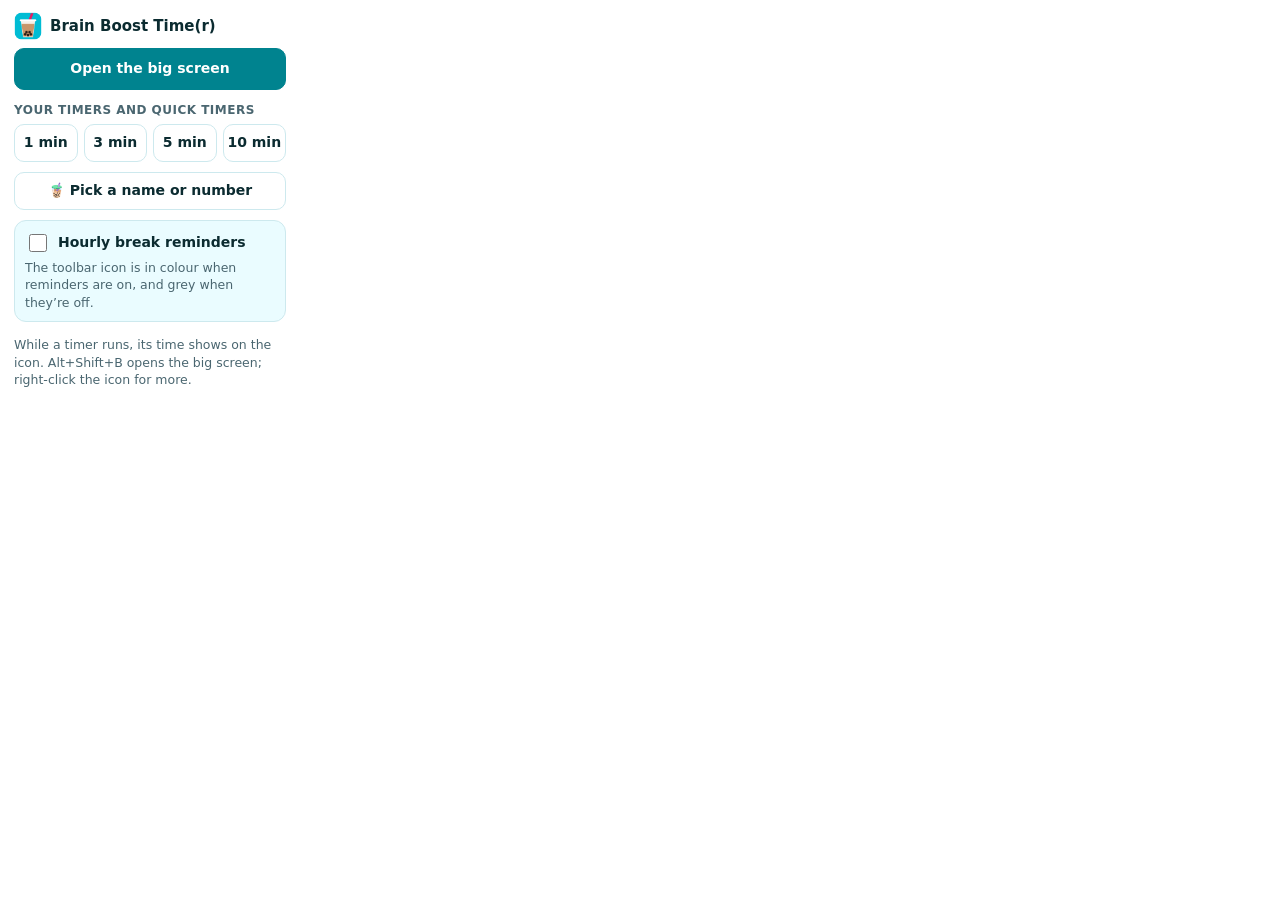
<file: extension/menu.html>
<!doctype html>
<html lang="en">
<head><meta charset="utf-8"><title>Brain Boost Time(r)</title>
<style>
:root{--bg:#fff;--ink:#0b2b30;--muted:#4a6670;--line:#cde9ee;--soft:#eafcff;--acc:#00838f;--acc-ink:#fff;color-scheme:light}
@media (prefers-color-scheme:dark){:root{--bg:#14272c;--ink:#e6f6f8;--muted:#a3c2c8;--line:#24424a;--soft:#0d1b1f;--acc:#4dd0e1;--acc-ink:#002024;color-scheme:dark}}
*{box-sizing:border-box}body{margin:0;width:300px;background:var(--bg);color:var(--ink);font:14px/1.4 system-ui,-apple-system,"Segoe UI",sans-serif}
header{display:flex;align-items:center;gap:8px;padding:12px 14px 8px}header img{width:28px;height:28px}header b{font-size:15px}
main{display:grid;gap:10px;padding:0 14px 14px}.btn{font:inherit;font-weight:650;border:1px solid var(--line);background:var(--bg);color:inherit;border-radius:10px;padding:8px 10px;cursor:pointer}.btn:hover{border-color:var(--acc)}
.pri{background:var(--acc);border-color:var(--acc);color:var(--acc-ink);padding:10px}.row{display:grid;grid-template-columns:repeat(4,1fr);gap:6px}.row .btn{padding:8px 2px;white-space:nowrap}#mine{grid-template-columns:1fr 1fr}#mine:empty{display:none}#mine .btn{white-space:nowrap;overflow:hidden;text-overflow:ellipsis;padding:8px 6px}
.card{border:1px solid var(--line);border-radius:12px;padding:10px;background:var(--soft)}.sw{display:flex;align-items:center;gap:8px;font-weight:650;cursor:pointer}.sw input{width:18px;height:18px}
.hint{margin:4px 0 0;color:var(--muted);font-size:12.5px}label.fld{display:grid;gap:4px;font-size:12.5px;color:var(--muted);font-weight:650}select{font:inherit;font-size:13px;color:var(--ink);background:var(--bg);border:1px solid var(--line);border-radius:8px;padding:6px}
:focus-visible{outline:3px solid var(--acc);outline-offset:2px}.running{display:grid;gap:8px}.running[hidden]{display:none}#rtStep[hidden],#rtNext[hidden]{display:none}#rtStep{margin:0}.rt{display:flex;align-items:baseline;gap:8px}.rt b{font-size:26px;font-variant-numeric:tabular-nums}.row3{display:grid;grid-template-columns:1fr 1fr;gap:6px}h2{font-size:12px;text-transform:uppercase;letter-spacing:.04em;color:var(--muted);margin:2px 0 -4px}
</style></head>
<body>
<header><img src="icons/icon48.png" alt="" id="logo"><b>Brain Boost Time(r)</b></header>
<main>
  <div class="card running" id="running" hidden><div class="rt"><b id="rtTime">0:00</b><span id="rtMsg" class="hint"></span></div>
    <p class="hint" id="rtStep" hidden></p><div class="row3"><button class="btn" id="rtPause">❚❚ Pause</button><button class="btn" id="rtStop">■ Stop</button></div><button class="btn" id="rtNext" hidden>Next step ▸</button></div>
  <button class="btn pri" id="big">Open the big screen</button>
  <h2>Your timers and quick timers</h2>
  <div class="row" id="mine"></div>
  <div class="row"><button class="btn" data-s="60">1 min</button><button class="btn" data-s="180">3 min</button><button class="btn" data-s="300">5 min</button><button class="btn" data-s="600">10 min</button></div>
  <button class="btn" id="pick">🧋 Pick a name or number</button>
  <div class="card"><label class="sw"><input type="checkbox" id="remind"> Hourly break reminders</label><p class="hint" id="next"></p>
    <p class="hint">The toolbar icon is in colour when reminders are on, and grey when they’re off.</p></div>
  <p class="hint">While a timer runs, its time shows on the icon. Alt+Shift+B opens the big screen; right-click the icon for more.</p>
</main>
<script src="menu.js"></script>
</body></html>
</file>
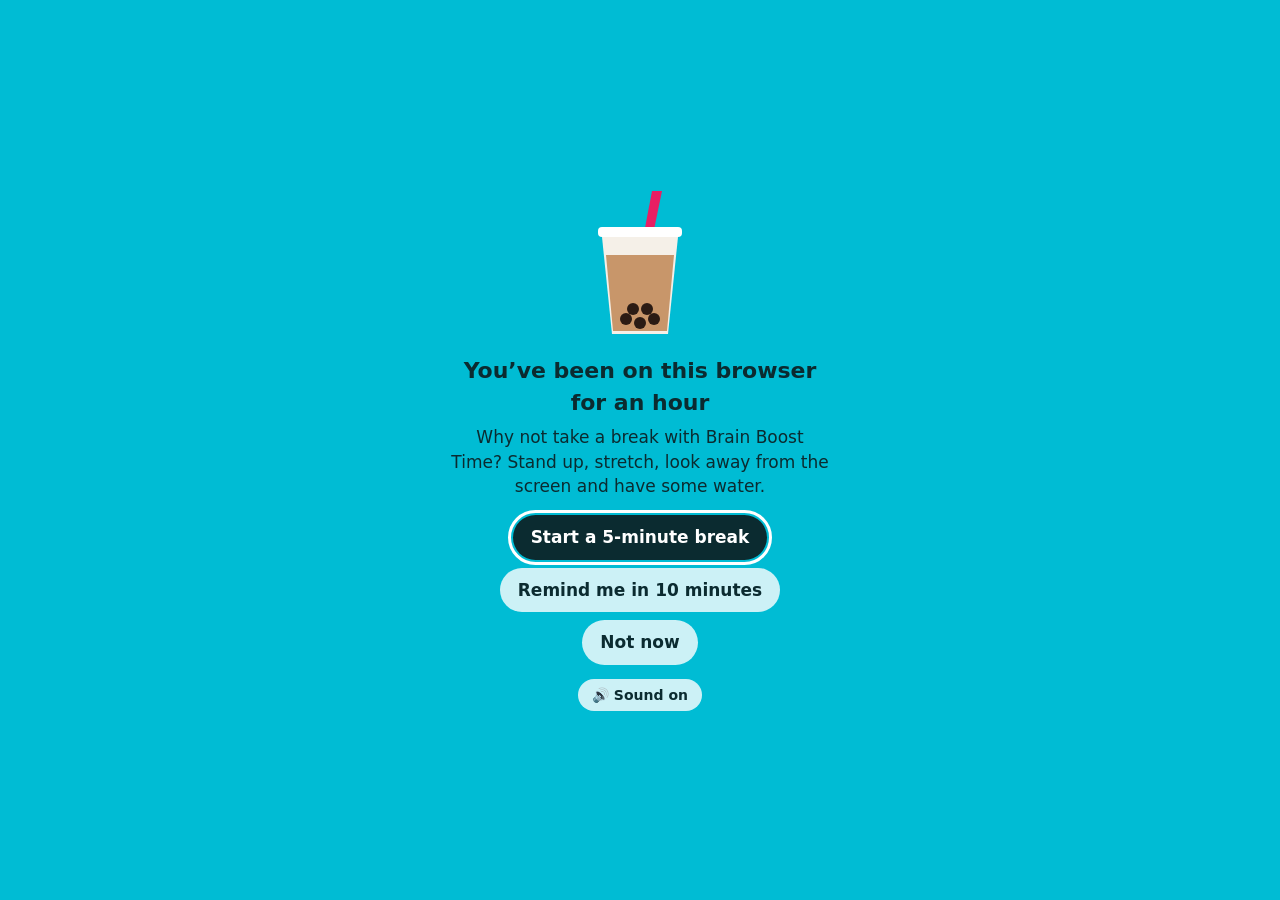
<file: extension/reminder.html>
<!doctype html>
<html lang="en">
<head><meta charset="utf-8"><title>Time for a break: Brain Boost Time(r)</title><link rel="icon" href="icons/logo.svg" type="image/svg+xml"><link rel="icon" href="icons/icon32.png" type="image/png" sizes="32x32"><meta name="viewport" content="width=device-width, initial-scale=1">
<style>
body{margin:0;min-height:100vh;display:grid;place-items:center;background:#00bcd4;color:#0b2b30;font:17px/1.45 system-ui,-apple-system,"Segoe UI",sans-serif;text-align:center}
main{padding:22px;max-width:380px}h1{font-size:22px;margin:10px 0 6px}p{margin:0 0 16px}
.row{display:flex;gap:8px;justify-content:center;flex-wrap:wrap}button{font:inherit;font-weight:700;border:0;border-radius:999px;padding:10px 18px;cursor:pointer}
.pri{background:#0b2b30;color:#fff}.sec{background:rgba(255,255,255,.8);color:#0b2b30}button:focus-visible{outline:3px solid #fff;outline-offset:2px}
svg{width:120px;height:150px}.snd{margin:14px 0 0}.small{font-size:14px;padding:6px 14px}
@media (prefers-reduced-motion:no-preference){svg{animation:bob 2.4s ease-in-out infinite}@keyframes bob{50%{transform:translateY(-6px)}}}
</style></head>
<body><main>
<svg viewBox="0 0 120 150" aria-hidden="true"><polygon points="72,2 82,2 70,60 61,60" fill="#e91e63"/><rect x="18" y="38" width="84" height="10" rx="4" fill="#fff"/><polygon points="22,48 98,48 88,145 32,145" fill="#f5f0e8"/><polygon points="26,66 94,66 87,142 33,142" fill="#c8966a"/><g fill="#2b1b14"><circle cx="46" cy="130" r="6"/><circle cx="60" cy="134" r="6"/><circle cx="74" cy="130" r="6"/><circle cx="53" cy="120" r="6"/><circle cx="67" cy="120" r="6"/></g></svg>
<h1 id="h">You’ve been on this browser for an hour</h1>
<p>Why not take a break with Brain Boost Time? Stand up, stretch, look away from the screen and have some water.</p>
<div class="row"><button class="pri" id="go" autofocus>Start a 5-minute break</button><button class="sec" id="snooze">Remind me in 10 minutes</button>
    <button class="sec" id="later">Not now</button></div>
<p class="snd"><button class="sec small" id="snd" aria-pressed="true">🔊 Sound on</button></p>
</main><script src="reminder.js"></script></body></html>
</file>
<file: extension/bbt.css>
:root{--bg:#eafcff;--card:#fff;--ink:#0b2b30;--muted:#4a6670;--line:#cde9ee;--acc:#00838f;--acc-ink:#fff;color-scheme:light}
@media (prefers-color-scheme:dark){:root{--bg:#0d1b1f;--card:#14272c;--ink:#e6f6f8;--muted:#a3c2c8;--line:#24424a;--acc:#4dd0e1;--acc-ink:#002024;color-scheme:dark}}
*{box-sizing:border-box}[hidden]{display:none!important}
body{margin:0;min-height:100vh;background:var(--bg);color:var(--ink);font:16px/1.45 system-ui,-apple-system,"Segoe UI",Roboto,sans-serif}
:focus-visible{outline:3px solid var(--acc);outline-offset:2px}
header{display:flex;align-items:center;gap:10px;padding:10px 18px;border-bottom:1px solid var(--line);flex-wrap:wrap}h1{font-size:19px;margin:0}.sp{flex:1}
.btn{font:inherit;font-weight:650;border:1px solid var(--line);background:var(--card);color:inherit;border-radius:12px;padding:9px 14px;cursor:pointer}.btn:hover{border-color:var(--acc)}.btn:disabled{opacity:.45;cursor:default}
.btn.pri{background:var(--acc);border-color:var(--acc);color:var(--acc-ink)}.sw{display:inline-flex;gap:6px;align-items:center;cursor:pointer}
.settings{display:flex;gap:14px;align-items:center;flex-wrap:wrap;padding:10px 18px;border-bottom:1px solid var(--line);background:var(--card)}
select,input,textarea{font:inherit;border:1px solid var(--line);border-radius:10px;padding:7px 10px;background:var(--card);color:inherit}
main{display:grid;grid-template-columns:minmax(240px,1fr) minmax(260px,1fr) auto;gap:18px;padding:18px;align-items:start;min-height:calc(100vh - 62px)}
@media (max-width:980px){main{grid-template-columns:1fr}}
.stage{display:grid;place-items:center}.tea-wrap{position:relative;width:min(100%,460px)}#tea{width:100%;height:auto;max-height:78vh;display:block;margin:auto;overflow:visible}
.cup{fill:rgba(255,255,255,.55);stroke:rgba(11,43,48,.25);stroke-width:3}.rim{fill:#fff;stroke:rgba(11,43,48,.2);stroke-width:2}
#straw{fill:#e91e63}#strawG{cursor:pointer}#strawG:focus-visible{outline:none}#strawG:focus-visible #straw{stroke:var(--acc);stroke-width:6}
.ice{fill:rgba(255,255,255,.62);stroke:rgba(255,255,255,.95);stroke-width:2}
.bubble{position:absolute;left:50%;top:-4%;transform:translate(-50%,0);max-width:92%;border-radius:999px;padding:14px 26px;font-weight:800;font-size:clamp(26px,4.2vw,54px);line-height:1.1;text-align:center;box-shadow:0 10px 30px rgba(0,0,0,.25);white-space:nowrap;overflow:hidden;text-overflow:ellipsis}
.timer{display:grid;gap:12px;align-content:center;justify-items:center;text-align:center;padding-top:4vh}
.timer{container-type:inline-size;min-width:0}
.time{font-size:clamp(56px,24cqi,170px);font-weight:800;font-variant-numeric:tabular-nums;letter-spacing:-2px;line-height:1}.msg{font-size:clamp(18px,2vw,26px);color:var(--muted);min-height:1.5em;max-width:28ch}
.row{display:flex;gap:8px;flex-wrap:wrap;justify-content:center;align-items:end}.row.big .btn{font-size:20px;padding:12px 22px}
.fld{display:grid;gap:3px;text-align:left;font-size:13px;font-weight:650;color:var(--muted)}.fld input,.fld select{color:var(--ink);font-weight:400;font-size:15px}.grow{flex:1;min-width:200px}
.hint{font-size:13px;color:var(--muted);margin:0}kbd{font:12px ui-monospace,monospace;border:1px solid var(--line);border-radius:5px;padding:1px 5px;background:var(--bg)}
.names{width:min(360px,100%);background:var(--card);border:1px solid var(--line);border-radius:16px;padding:14px;display:grid;gap:10px}.names h2{margin:0;font-size:17px}
.names textarea{width:100%;resize:vertical;font-size:15px}.count{font-weight:700;font-size:14px;color:var(--muted)}#picked{margin:6px 0 0;padding-left:22px;max-height:180px;overflow:auto}
.done{position:fixed;inset:0;background:rgba(0,40,46,.55);display:grid;place-items:center;z-index:10}.done>div{background:var(--card);border-radius:22px;padding:30px 40px;text-align:center;max-width:min(560px,92vw);box-shadow:0 20px 60px rgba(0,0,0,.35)}
.done h2{font-size:clamp(34px,5vw,60px);margin:0 0 6px}.done p{font-size:22px;margin:0 0 18px}
.sr{position:absolute;width:1px;height:1px;overflow:hidden;clip:rect(0 0 0 0)}

.recent:empty{display:none}.chip{display:inline-flex;align-items:center;border:1px solid var(--line);border-radius:999px;background:var(--card);overflow:hidden}.chip button{font:inherit;font-weight:650;border:0;background:none;color:inherit;padding:7px 12px;cursor:pointer}.chip button:hover{background:var(--bg)}.chip .x{padding:7px 10px 7px 4px;color:var(--muted);font-weight:400}.chip-clear{font:inherit;font-size:13px;border:0;background:none;color:var(--muted);text-decoration:underline;cursor:pointer}
.stage{gap:10px;align-content:start}.stage .row{justify-content:center}
.seg{display:flex}.seg .btn{border-radius:0;flex:1}.seg .btn:first-child{border-radius:12px 0 0 12px}.seg .btn:last-child{border-radius:0 12px 12px 0}.seg .btn[aria-pressed=true]{background:var(--acc);border-color:var(--acc);color:var(--acc-ink)}
.fld input[type=number]{width:90px}.bubble{cursor:pointer}#strawG{cursor:grab}#strawG.dragging{cursor:grabbing}
.btn[disabled]{opacity:.45}a.btn{text-decoration:none;display:inline-flex;align-items:center}
.is-web .ext-only,.is-ext .web-only{display:none!important}

/* Surprise me, what it landed on, the footer link and the suggestion form */
.landed{margin:0;justify-self:center;padding:6px 14px;border-radius:999px;background:var(--card);border:1px solid var(--line);font-weight:700;box-shadow:0 4px 14px rgba(0,0,0,.08)}
.foot{text-align:center;padding:10px 16px 18px}.linkish{font:inherit;font-size:13px;border:0;background:none;color:var(--muted);text-decoration:underline;text-underline-offset:3px;cursor:pointer}.linkish:hover{color:var(--ink)}
.sugg{border:1px solid var(--line);border-radius:18px;padding:0;max-width:min(520px,calc(100vw - 32px));background:var(--card);color:var(--ink);box-shadow:0 20px 60px rgba(0,0,0,.25)}.sugg::backdrop{background:rgba(0,0,0,.35)}
.sugg form{display:grid;gap:12px;padding:20px}.sugg h2{margin:0;font-size:19px}.sugg textarea{font:inherit;width:100%;border:1px solid var(--line);border-radius:10px;padding:8px 10px;background:var(--bg);color:var(--ink);resize:vertical}
.seg2{border:0;padding:0;margin:0;display:flex;flex-wrap:wrap;gap:6px 14px}.seg2 legend{margin-bottom:4px}.seg2 label{display:inline-flex;gap:6px;align-items:center}.row.wrap{flex-wrap:wrap}
.award{margin:0 0 6px;font-size:13px}.award a{color:var(--muted);text-decoration:none}.award a:hover{color:var(--ink);text-decoration:underline}

/* panels: a header with a close button */
.ph{display:flex;align-items:center;justify-content:space-between;gap:8px}.ph h2{margin:0}.btn.x{padding:6px 10px;line-height:1}.btn.sm{padding:4px 10px;font-size:13px}
/* lesson plans */
.steps{list-style:none;margin:0;padding:0;display:grid;gap:6px;counter-reset:st}
.steps li{display:grid;grid-template-columns:auto minmax(0,1fr) 72px auto auto auto;gap:4px;align-items:center;counter-increment:st}
.steps li::before{content:counter(st);font-weight:800;color:var(--muted);width:1.2em;text-align:right}
.steps input{font:inherit;font-size:14px;min-width:0;border:1px solid var(--line);border-radius:8px;padding:6px 8px;background:var(--bg);color:var(--ink)}
.steps .btn{padding:5px 8px}.share{border-top:1px solid var(--line);padding-top:8px}.share summary{cursor:pointer;font-weight:700}
.plancard{border:1px solid var(--line);border-radius:12px;padding:8px 10px;margin:6px 0;display:grid;gap:4px}.plancard p{margin:0}
.stepline{margin:6px 0 0;display:flex;gap:8px;align-items:center;justify-content:center;flex-wrap:wrap;color:var(--muted);font-weight:650}.stepline[hidden]{display:none}
.toastline{position:fixed;left:50%;bottom:28px;transform:translateX(-50%);background:var(--ink);color:var(--card);padding:10px 18px;border-radius:999px;font-weight:700;box-shadow:0 8px 24px rgba(0,0,0,.25);z-index:60}
/* the welcome */
.welcome{position:fixed;inset:0;background:rgba(0,0,0,.4);display:grid;place-items:center;z-index:70;padding:16px}.welcome[hidden]{display:none}
.welcome>div{background:var(--card);color:var(--ink);border-radius:20px;padding:22px 24px;max-width:480px;box-shadow:0 20px 60px rgba(0,0,0,.3);display:grid;gap:10px}.welcome h2{margin:0}.welcome ol{margin:0;padding-left:20px;display:grid;gap:6px}
/* full screen with giant numbers, for projectors: the cup, the time, the message and the plan's step, nothing else */
.giant-hint{display:none}
body.giant header,body.giant .settings,body.giant .names,body.giant .foot,body.giant .presets,body.giant .recent,body.giant .timer>.row:not(.stepline),body.giant .timer .hint,body.giant .omni,body.giant .stage .row,body.giant .landed{display:none!important}
body.giant main{grid-template-columns:minmax(0,1fr) minmax(0,2fr);min-height:100vh;align-items:center}
body.giant .timer #time{font-size:min(calc(94cqi / var(--w, 2.1)), 58vh)!important;line-height:1;white-space:nowrap}
body.giant .timer #msg{font-size:min(6cqi,6vh)}body.giant .stepline{font-size:min(3.2cqi,3.4vh)}
body.giant .giant-hint{display:block;position:fixed;bottom:12px;left:0;right:0;text-align:center;font-size:13px;color:var(--muted);opacity:.75}

/* the header buttons show which panel is open; panels sit beside the timer, at the top */
header .btn[aria-expanded="true"]{background:var(--acc);border-color:var(--acc);color:var(--acc-ink)}
main>.names{align-self:start}
.btn svg.ic{width:1.05em;height:1.05em;vertical-align:-.14em;margin-right:.35em}
.names .row{justify-content:flex-start}

/* one fixed width for the side panel, whichever is open, so switching between Lesson plan and Picker never moves the cup or timer */
main:has(> .names:not([hidden])){grid-template-columns:minmax(240px,1fr) minmax(260px,1fr) 380px}
main>.names{width:100%;min-width:0}.names input,.names select,.names textarea{min-width:0}
@media (max-width:980px){main:has(> .names:not([hidden])){grid-template-columns:1fr}}

/* break ideas */
.idealist{list-style:none;margin:0;padding:0;display:grid;gap:8px;max-height:46vh;overflow:auto}.idealist>li{border:1px solid var(--line);border-radius:12px;padding:8px 10px;display:grid;gap:4px;background:var(--card)}
.idealist .top{display:flex;gap:8px;align-items:center}.idealist b{flex:1}.kind{font-size:11.5px;font-weight:800;padding:1px 8px;border-radius:999px;color:#fff}
.k-move{background:#c2410c}.k-learn{background:#7c3aed}.k-recall{background:#0369a1}.k-rest{background:#15803d}.idealist ol{margin:0;padding-left:18px;font-size:13.5px}.idealist ol li{border:0;padding:0;background:none}
.ideacard{margin:10px auto 0;max-width:560px;border:2px solid var(--line);border-radius:16px;padding:10px 14px;background:var(--card);text-align:left}.ideacard h3{margin:0 0 4px;font-size:17px;display:flex;gap:8px;align-items:center}.ideacard ol{margin:0;padding-left:20px}
body.giant .ideacard{display:block!important;max-width:min(70vw,900px);font-size:min(2.6vw,3.2vh)}body.giant .ideacard h3{font-size:min(3vw,3.8vh)}
.why p{font-size:13.5px;margin:6px 0}
</file>
